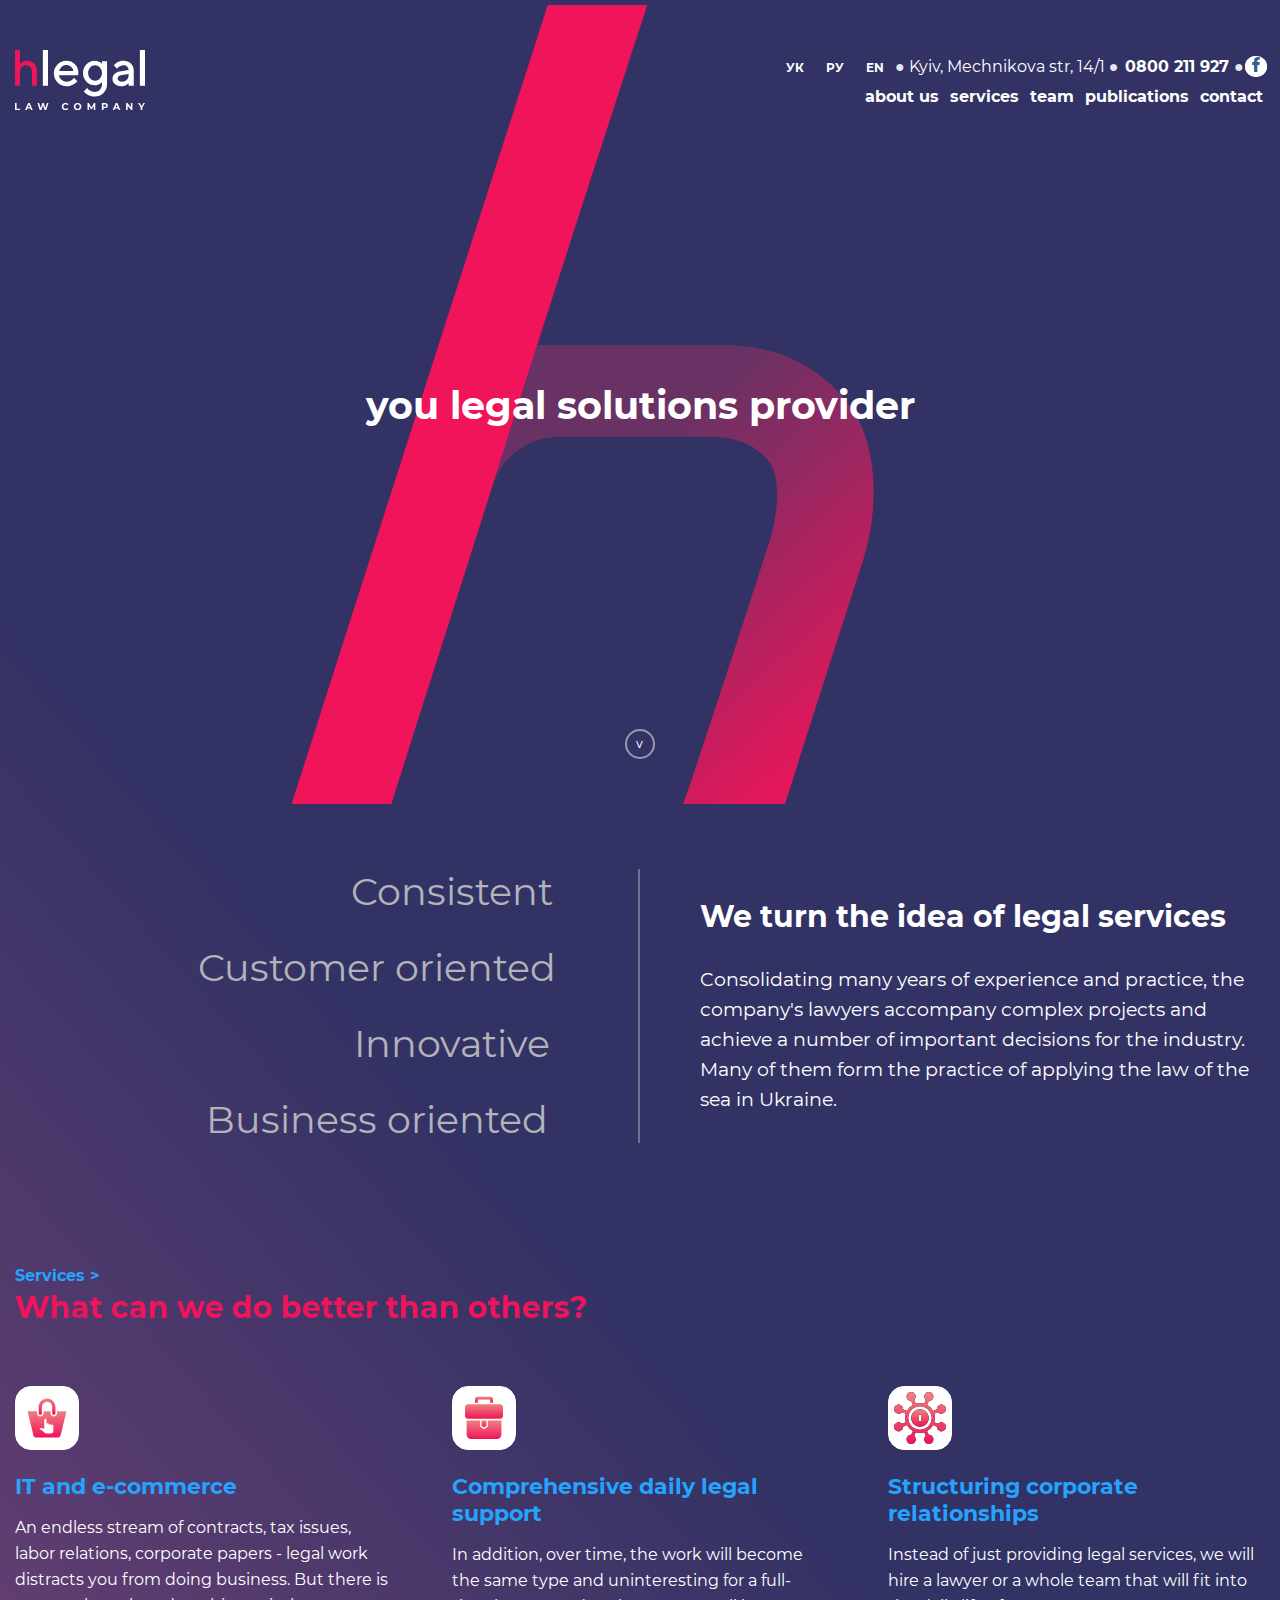
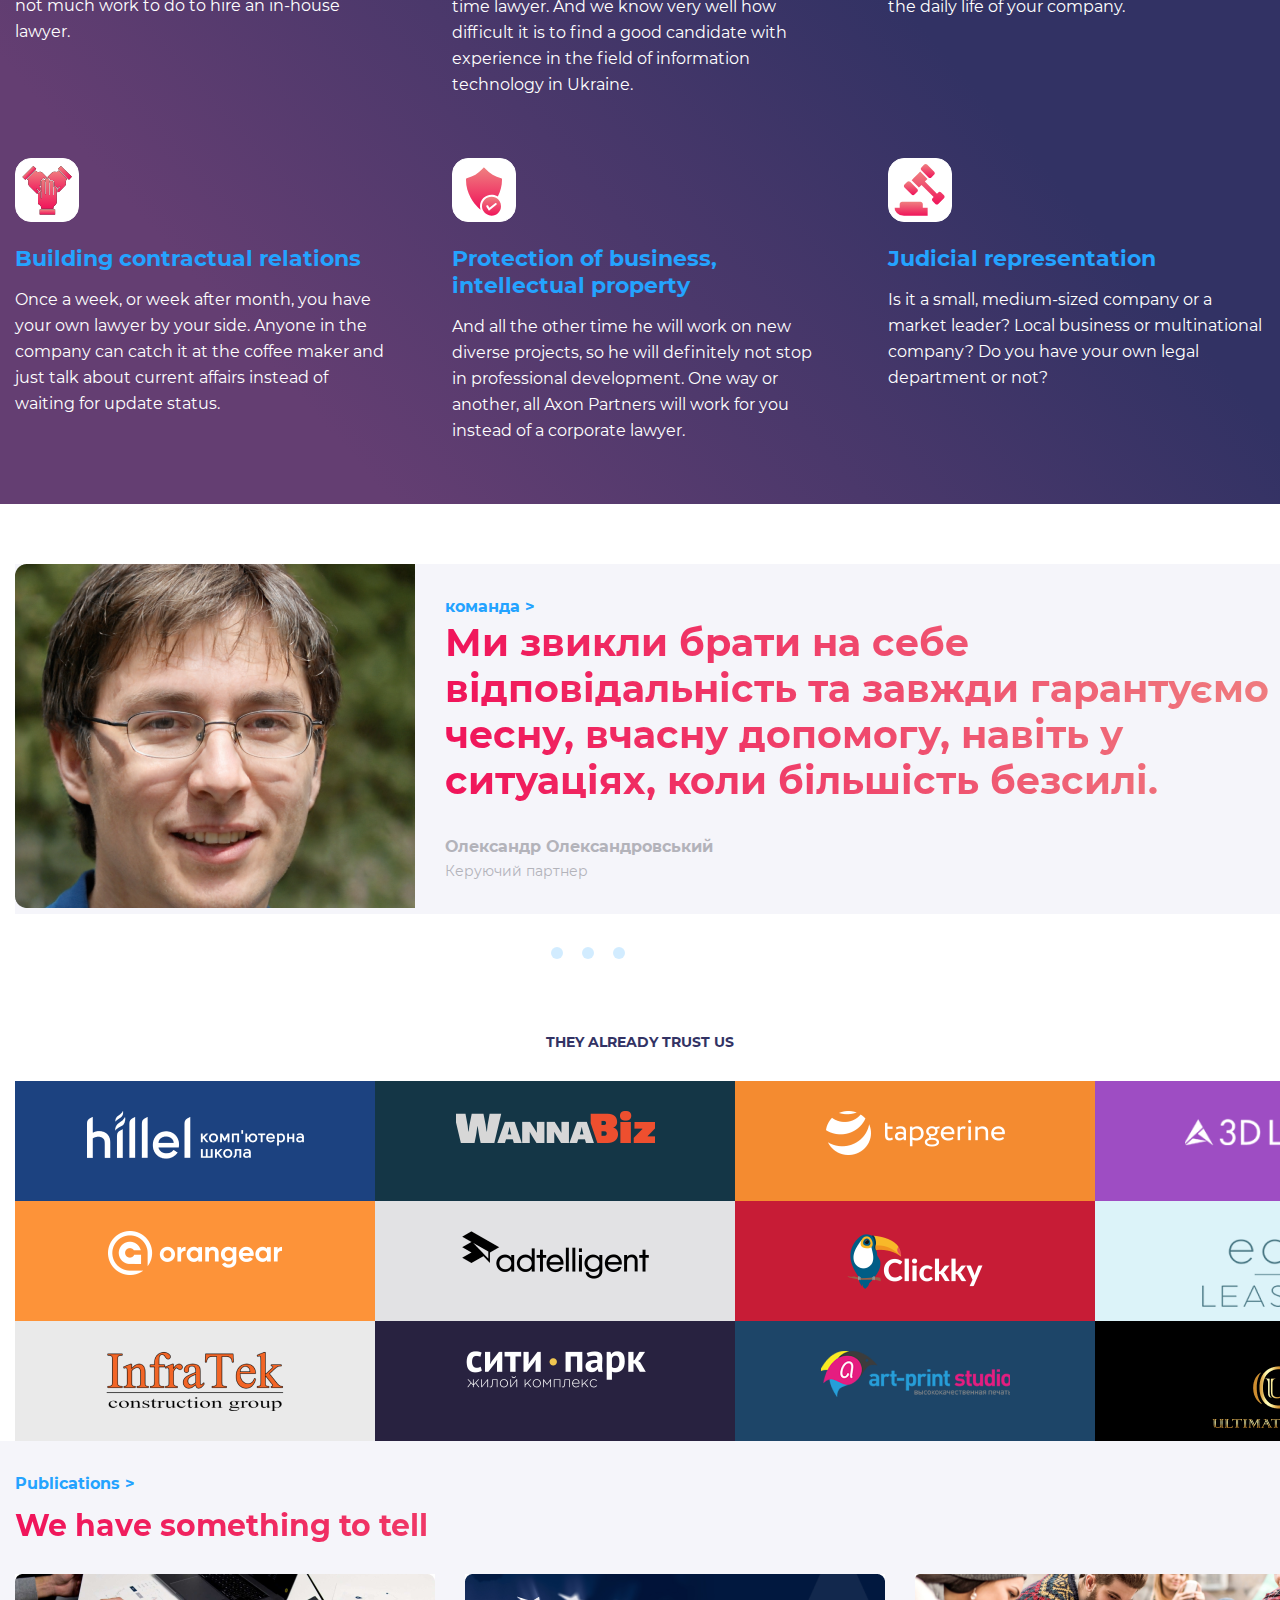
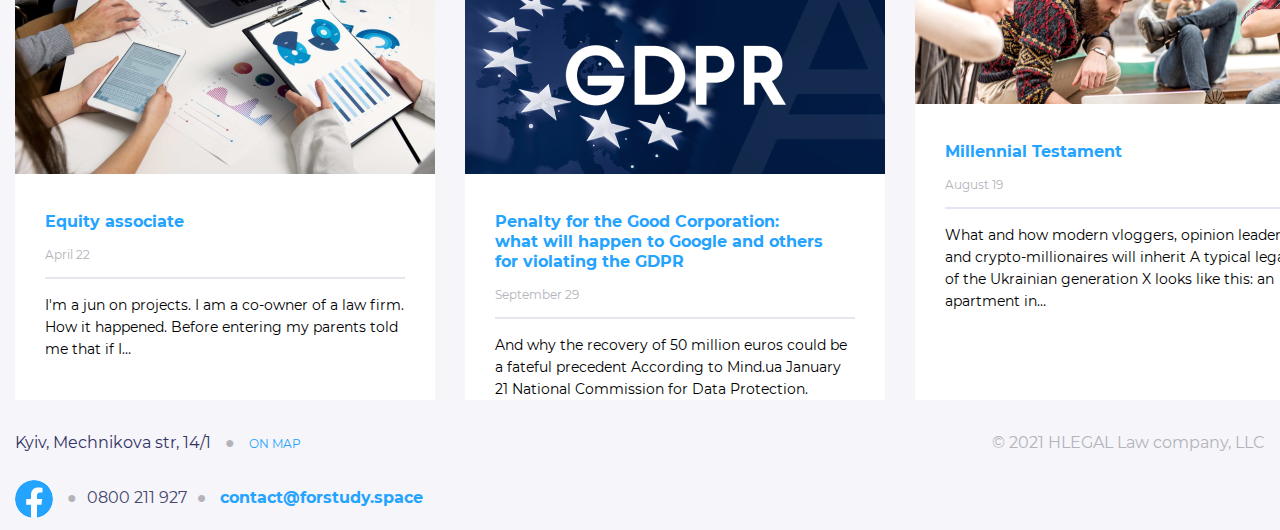
<file: last-work/index.html>
<!DOCTYPE html>
<html lang="en">

<head>
    <meta charset="UTF-8">
    <meta http-equiv="X-UA-Compatible" content="IE=edge">
    <link rel="stylesheet" href="./styles/style.css">
    <meta name="viewport" content="width=device-width, initial-scale=1.0">
    <title>Document</title>
</head>

<body>
    <div class="gradient-color">

        <header>
            <div class="container">
                <div class="header-navigations">
                    <div class="logo">
                        <img src="./img/Logo.svg" alt="logo">
                    </div>

                    <nav class="language-switch">
                        <div class="language">
                            <a href="#">Ук </a>
                            <a href="#">Ру</a>
                            <a href="#">En</a>
                        </div>


                        <span class="adress">
                            Kyiv, Mechnikova str, 14/1
                        </span>
                        <span class="telephone">
                            <a href="tel:0800211927">0800 211 927</a>
                        </span>

                        <div class="facebook-logo">
                            <a href="#"> <img src="./img/facebook-dark.svg" alt="facebook"> </a>
                        </div>
                    </nav>
                            
                    <input type="checkbox" id="burger">
                    <label for="burger"></label>
                    <nav class="menu">
                    <a href="#">about us</a>
                        <a href="#">services</a>
                        <a href="#">team</a>
                        <a href="#">publications</a>
                        <a href="#">contact</a>

                    </nav>
                </div>

                <h1>
                    you legal solutions provider
                </h1>

                <div class="button-scroll">
                    <span class="scroll-down">
                        < </span>
                </div>

            </div>
        </header>

        <main>
            <section class="idea">
                <div class="container">
                    <div class="content">
                        <nav class="tagline">
                            <ul>
                                <li><a href="#">Consistent</a></li>
                                <li><a href="#">Customer oriented</a></li>
                                <li><a href="#">Innovative</a></li>
                                <li><a href="#">Business oriented</a></li>
                            </ul>
                        </nav>

                        <div class="dessription">
                            <h2>
                                We turn the idea of legal services
                            </h2>
                            <p>
                                Consolidating many years of experience and practice, the company's lawyers accompany
                                complex
                                projects and achieve a number of important decisions for the industry. Many of them form
                                the
                                practice of applying the law of the sea in Ukraine.
                            </p>
                        </div>
                    </div>
                </div>
            </section>

            <section class="benefits">
                <div class="container">
                    <span class="nav-anchor">Services</span>
                    <h2>What can we do better than others?</h2>


                    <div class="wrap">
                        <div class="case">
                            <img src="./img/bucket.svg" alt="logo">
                            <h3>IT and e-commerce</h3>
                            <p>An endless stream of contracts, tax issues, labor relations, corporate papers - legal
                                work
                                distracts you from doing business. But there is not much work to do to hire an in-house
                                lawyer.
                            </p>
                        </div>

                        <div class="case">
                            <img src="./img/bag.svg" alt="logo">
                            <h3>Comprehensive daily
                                legal support</h3>
                            <p>In addition, over time, the work will become the same type and uninteresting for a
                                full-time
                                lawyer. And we know very well how difficult it is to find a good candidate with
                                experience
                                in
                                the field of information technology in Ukraine.</p>
                        </div>

                        <div class="case">
                            <img src="./img/Coprorate.svg" alt="logo">
                            <h3>Structuring corporate relationships</h3>
                            <p>Instead of just providing legal services, we will hire a lawyer or a whole team that will
                                fit
                                into the daily life of your company.</p>
                        </div>

                        <div class="case">
                            <img src="./img/Trust.svg" alt="logo">
                            <h3>Building contractual relations</h3>
                            <p>Once a week, or week after month, you have your own lawyer by your side. Anyone in the
                                company
                                can catch it at the coffee maker and just talk about current affairs instead of waiting
                                for
                                update status.</p>
                        </div>

                        <div class="case">
                            <img src="./img/Protection.svg" alt="logo">
                            <h3>Protection of business, intellectual property</h3>
                            <p>And all the other time he will work on new diverse projects, so he will definitely not
                                stop
                                in
                                professional development. One way or another, all Axon Partners will work for you
                                instead of
                                a
                                corporate lawyer.</p>
                        </div>

                        <div class="case">
                            <img src="./img/Group.svg" alt="logo">
                            <h3>Judicial representation</h3>
                            <p>Is it a small, medium-sized company or a market leader? Local business or multinational
                                company?
                                Do you have your own legal department or not?</p>
                        </div>
                    </div>
                </div>
            </section>
    </div>

    <section class="sliders">
        <div class="container">

                <!-- SLIDER -->
                <div class="slider">

                    <!-- CONTROLS -->
                
                       
                        <input type="radio" id="btn-1" checked name="tgl">
    
                        
                        <input type="radio" id="btn-2" name="tgl">
    
                        
                        <input type="radio" id="btn-3" name="tgl">
                    <!-- end CONTROLS -->
                    <!-- SLIDES -->
                    <div class="slides">

                        <!-- SLIDE I -->
                        <div class="slide">
                            <div class="photo">
                                <img src="./img/slide-photo.png" />
                            </div>

                            <div class="content">
                                <span class="nav-anchor">команда</span>
                                <blockquote>
                                    Ми звикли брати на себе відповідальність та завжди гарантуємо чесну, вчасну
                                    допомогу, навіть у ситуаціях, коли більшість безсилі.
                                </blockquote>
                                <p class="full-name">
                                    Олександр Олександровський
                                </p>
                                <p class="position">
                                    Керуючий партнер
                                </p>
                            </div>
                        </div>
                        <!-- end SLIDE I -->
                        <!-- SLIDE II -->
                        <div class="slide">
                            <h2>SLIDE II</h2>
                        </div>
                        <!-- end SLIDE II -->
                        <!-- SLIDE III -->
                        <div class="slide">
                            <h3>SLIDE III</h3>
                        </div>
                        <!-- end SLIDE III -->

                        <div class="controls">
                            <label for="btn-1" class="bar"></label>
                            <label for="btn-2" class="bar"></label>
                            <label for="btn-3" class="bar"></label>
                        </div>
                   
                    </div>
                    <!-- end SLIDES -->
                </div>
                <!-- end SLIDER -->
        </div>
    </section>

    <section class="partners">
        <div class="container">
            <h3>They already trust us</h3>
            <div class="partners-logo">
                <div class="logo-bucket-1 logo-bucket">
                    <img src="./img/Hillel-Logo.png" alt="partner-logo">
                </div>

                <div class="logo-bucket-2 logo-bucket">
                    <img src="./img/wannabiz.png" alt="partner-logo">
                </div>

                <div class="logo-bucket-3 logo-bucket">
                    <img src="./img/tapgerine.png" alt="partner-logo">
                </div>

                <div class="logo-bucket-4 logo-bucket">
                    <img src="./img/3dlook.png" alt="partner-logo">
                </div>

                <div class="logo-bucket-5 logo-bucket">
                    <img src="./img/orangear.png" alt="partner-logo">
                </div>

                <div class="logo-bucket-6 logo-bucket">
                    <img src="./img/adteligent.png" alt="partner-logo">
                </div>

                <div class="logo-bucket-7 logo-bucket">
                    <img src="./img/clickky.png" alt="partner-logo">
                </div>

                <div class="logo-bucket-8 logo-bucket">
                    <img src="./img/ecoleasing.png" alt="partner-logo">
                </div>

                <div class="logo-bucket-9 logo-bucket">
                    <img src="./img/infratek.png" alt="partner-logo">
                </div>

                <div class="logo-bucket-10 logo-bucket">
                    <img src="./img/citipark.png" alt="partner-logo">
                </div>

                <div class="logo-bucket-11 logo-bucket">
                    <img src="./img/artprint.png" alt="partner-logo">
                </div>

                <div class="logo-bucket-12 logo-bucket">
                    <img src="./img/ultimatecard.png" alt="partner-logo">
                </div>
            </div>
        </div>
    </section>

    <section class="publications">
        <div class="container">
            <span class="nav-anchor">Publications</span>
            <h2>We have something to tell</h2>

            <div class="advertasing">

                <div class="news news-1">
                    <img src="./img/news-1.png" alt="news">
                    <a>Equity associate</a>
                    <p class="date">April 22</p>
                    <p class="content">I'm a jun on projects. I am a co-owner of a law firm. How it happened. Before
                        entering my
                        parents told me that if I…</p>
                </div>

                <div class="news news-2">
                    <img src="./img/news-2.png" alt="news">
                    <a>Penalty for the Good Corporation: what will happen to Google and others for violating the
                        GDPR</a>
                    <p class="date">September 29</p>
                    <p class="content">And why the recovery of 50 million euros could be a fateful precedent According
                        to Mind.ua
                        January 21 National Commission for Data Protection.</p>
                </div>

                <div class="news news-3">
                    <img src="./img/news-3.1.png" alt="news">
                    <a>Millennial Testament</a>
                    <p class="date">August 19</p>
                    <p class="content">What and how modern vloggers, opinion leaders and crypto-millionaires will
                        inherit A typical
                        legacy of the Ukrainian generation X looks like this: an apartment in…</p>
                </div>

            </div>
        </div>
    </section>
    </main>

    <footer>
        <div class="container">
            <div class="footer-wrap">
                <div class="map">
                    <span class="adress">
                        Kyiv, Mechnikova str, 14/1
                    </span>
                    <a href="#">On map</a>
                </div>

                <div class="rights">
                    <p>© 2021 HLEGAL Law company, LLC</p>
                </div>

                <div class="footer-contact">
                    <img src="./img/facebook.svg" alt="facebook">
                    <a href="tel:0800211927" class="telephone">0800 211 927</a>
                    <a href="mailto:contact@forstudy.space" class="email">contact@forstudy.space</a>
                </div>

            </div>
        </div>
    </footer>

</body>

</html>
</file>
<file: last-work/styles/style.css>
@charset "UTF-8";
@font-face {
  font-family: "Montserrat";
  src: url("../fonts/Montserrat-Regular.eot");
  src: url("../fonts/Montserrat-Regular.eot?#iefix") format("embedded-opentype"), url("../fonts/Montserrat-Regular.woff2") format("woff2"), url("../fonts/Montserrat-Regular.woff") format("woff"), url("../fonts/Montserrat-Regular.ttf") format("truetype");
  font-weight: normal;
}
@font-face {
  font-family: "Montserrat";
  src: url("../fonts/Montserrat-Bold.eot");
  src: url("../fonts/Montserrat-Bold.eot?#iefix") format("embedded-opentype"), url("../fonts/Montserrat-Bold.woff2") format("woff2"), url("../fonts/Montserrat-Bold.woff") format("woff"), url("../fonts/Montserrat-Bold.ttf") format("truetype");
  font-weight: bold;
}
html, body, div, span, applet, object, iframe,
h1, h2, h3, h4, h5, h6, p, blockquote, pre,
a, abbr, acronym, address, big, cite, code,
del, dfn, em, img, ins, kbd, q, s, samp,
small, strike, strong, sub, sup, tt, var,
b, u, i, center,
dl, dt, dd, ol, ul, li,
fieldset, form, label, legend,
table, caption, tbody, tfoot, thead, tr, th, td,
article, aside, canvas, details, embed,
figure, figcaption, footer, header, hgroup,
menu, nav, output, ruby, section, summary,
time, mark, audio, video {
  margin: 0;
  padding: 0;
  border: 0;
  font-size: 100%;
  font: inherit;
  vertical-align: baseline;
}

article, aside, details, figcaption, figure,
footer, header, hgroup, menu, nav, section {
  display: block;
}

body {
  line-height: 1;
}

ol, ul {
  list-style: none;
}

blockquote, q {
  quotes: none;
}

blockquote:before, blockquote:after,
q:before, q:after {
  content: "";
  content: none;
}

table {
  border-collapse: collapse;
  border-spacing: 0;
}

.idea .content .tagline ul li a:hover {
  -webkit-background-clip: text;
  -webkit-text-fill-color: transparent;
  background-image: linear-gradient(to right, #EF8080 0%, #F0145A 100%);
}

.publications .nav-anchor, .sliders .slider .slides .slide .content .nav-anchor, .benefits .nav-anchor {
  color: #24A3FF;
  font-weight: bold;
}
.publications .nav-anchor::after, .sliders .slider .slides .slide .content .nav-anchor::after, .benefits .nav-anchor::after {
  content: " >";
}

.benefits h2 {
  -webkit-background-clip: text;
  -webkit-text-fill-color: transparent;
  background-image: linear-gradient(to right, #F0145A 100%, #EF8080 100%);
}

.publications h2, .sliders .slider .slides .slide .content blockquote {
  -webkit-background-clip: text;
  -webkit-text-fill-color: transparent;
  background-image: linear-gradient(to right, #F0145A 0%, #EF8080 100%);
}

#btn-3:checked ~ .slides .slide:nth-child(3), #btn-2:checked ~ .slides .slide:nth-child(2), #btn-1:checked ~ .slides .slide:nth-child(1) {
  display: grid;
  grid-template-columns: 1fr 3fr;
  grid-gap: 30px;
}

html {
  box-sizing: border-box;
}

*,
*::before,
*::after {
  box-sizing: inherit;
}

body {
  font-family: "Montserrat";
  font-size: 16px;
  line-height: 26px;
  color: #FFFFFF;
  background-color: #FFFFFF;
}

.gradient-color {
  background: linear-gradient(228.57deg, #323264 11.93%, #323264 57.17%, #643E72 87.46%);
  max-width: 1440px;
  margin: 0 auto;
}

.container {
  max-width: 1320px;
  padding: 0 15px;
  margin: 0 auto;
}

.container-hd {
  max-width: 1440px;
  margin: 0 auto;
}

h1 {
  font-size: 38px;
  font-weight: bold;
  line-height: 46px;
}

h2 {
  font-size: 30px;
  font-weight: bold;
  line-height: 37px;
}

h3 {
  font-size: 14px;
  line-height: 17px;
  font-weight: bold;
}

a {
  text-decoration: none;
  color: #FFFFFF;
}

header {
  background: url("../img/Symbol.svg");
  background-repeat: no-repeat;
  margin: 0 auto;
  max-width: 1440px;
  background-position: center;
  padding: 50px 0;
}
header .header-navigations {
  display: grid;
  grid-template-columns: 1fr 1fr;
}
header .header-navigations .logo {
  width: 130px;
  grid-row-start: 1;
  grid-row-end: 3;
}
header .header-navigations .language-switch {
  display: grid;
  grid-template-columns: 120px 230px 120px 20px;
  justify-content: end;
  align-items: center;
}
header .header-navigations .language-switch .language {
  display: grid;
  grid-template-columns: repeat(3, 1fr);
  text-align: center;
}
header .header-navigations .language-switch .language a {
  display: block;
  font-size: 12px;
  line-height: 15px;
  font-weight: bold;
  padding: 3px;
  text-transform: uppercase;
  border: 1px solid transparent;
}
header .header-navigations .language-switch .language a:hover {
  border: 1px solid rgba(255, 255, 255, 0.1568627451);
  border-radius: 20%;
  background-color: rgba(255, 255, 255, 0.1568627451);
  transition: background 0.3s;
}
header .header-navigations .language-switch .language a:focus {
  border: 1px solid #F0145A;
  border-radius: 20%;
  background-color: #F0145A;
}
header .header-navigations .language-switch .adress::after {
  content: "●";
  color: #E6E6F0;
}
header .header-navigations .language-switch .adress::before {
  content: "●";
  color: #E6E6F0;
}
header .header-navigations .language-switch .telephone {
  font-weight: bold;
}
header .header-navigations .language-switch .telephone::after {
  content: "●";
  color: #E6E6F0;
}
header .header-navigations .language-switch .facebook-logo a {
  border: 1px solid white;
  border-radius: 50%;
  background-color: white;
}
header .header-navigations .language-switch .facebook-logo a img {
  width: 20px;
  height: 15px;
}
header .header-navigations .language-switch .facebook-logo a:hover {
  background-color: #F0145A;
  border-radius: 50%;
  border: 1px solid #F0145A;
  width: 100%;
  height: 100%;
}
header .header-navigations .menu {
  grid-column-start: 2;
  grid-column-end: 3;
  display: grid;
  grid-template-columns: 85px 80px 55px 115px 65px;
  justify-content: end;
}
header .header-navigations .menu a {
  font-weight: bold;
}
header .header-navigations .menu a:hover {
  text-decoration: underline;
}
header .header-navigations .menu a:focus {
  color: #F0145A;
  text-decoration: underline;
}
header h1 {
  text-align: center;
  margin-top: 265px;
}
header .button-scroll {
  text-align: center;
  margin-top: 300px;
}
header .button-scroll .scroll-down {
  display: block;
  transform: rotate(-90deg);
  width: 30px;
  height: 30px;
  border-radius: 50%;
  border: 2px solid rgba(255, 255, 255, 0.4980392157);
  margin: 0 auto;
  cursor: pointer;
}
header .button-scroll .scroll-down:hover {
  border: 2px solid #F0145A;
  color: #F0145A;
}
header #burger, header [for=burger] {
  display: none;
}

@media (min-width: 992px) and (max-width: 1199px) {
  header .container {
    max-width: 1100px;
  }
}
@media (min-width: 768px) and (max-width: 991px) {
  header .container {
    max-width: 904px;
  }
  header .container .header-navigations {
    grid-gap: 30px;
  }
}
@media screen and (max-width: 767px) {
  header .container {
    max-width: 648px;
  }
  header .container .header-navigations {
    grid-template-columns: 1fr;
    grid-template-rows: 30px;
    grid-template-areas: "language" "logo" "navigation";
    justify-items: self-start;
  }
  header .container .header-navigations .logo {
    grid-area: logo;
    margin: 15px 0;
  }
  header .container .header-navigations .language-switch {
    grid-area: language;
  }
  header .container .header-navigations .language-switch .language {
    text-align: left;
  }
  header .container .header-navigations .menu {
    grid-area: navigation;
  }
}
@media (max-width: 535px) {
  header .container {
    max-width: 648px;
  }
  header .container .header-navigations .language-switch {
    grid-template-columns: 120px 120px 20px;
  }
  header .container .header-navigations .language-switch .adress {
    display: none;
  }
}
@media (max-width: 436px) {
  header {
    background: none;
  }
  header .container {
    max-width: 320px;
  }
  header .container .header-navigations {
    grid-template-columns: 1fr 1fr;
    grid-template-areas: "language language" "logo navigation";
  }
  header .container .header-navigations .language-switch {
    grid-template-columns: 1fr 1fr;
    background-color: rgba(245, 245, 250, 0.2);
  }
  header .container .header-navigations .language-switch .telephone {
    margin-left: 40px;
  }
  header .container .header-navigations .language-switch .telephone::after {
    display: none;
  }
  header .container .header-navigations .language-switch .facebook-logo {
    display: none;
  }
  header .container .header-navigations .menu {
    display: none;
  }
  header .container .header-navigations .menu img {
    display: block;
  }
  header .container [for=burger] {
    display: block;
    position: absolute;
    width: 32px;
    height: 32px;
    text-align: center;
    top: 105px;
    left: 276px;
  }
  header .container [for=burger]::before {
    content: "☰";
    color: white;
  }
  header .container #burger:checked + label + nav {
    display: block;
    animation: show 0.5s ease;
  }
  header .container #burger:checked + [for=burger]::before {
    content: "⮾";
  }
}
.idea {
  padding: 60px 0;
}
.idea .content {
  display: grid;
  grid-template-columns: 1fr 1fr;
}
.idea .content .tagline {
  border-right: 2px solid rgba(255, 255, 255, 0.3);
}
.idea .content .tagline ul {
  text-align: center;
  padding-left: 100px;
}
.idea .content .tagline ul li a {
  display: block;
  color: #B3B3BA;
  font-size: 38px;
  line-height: 46px;
}
.idea .content .tagline ul li:nth-child(odd) {
  padding-left: 150px;
}
.idea .content .tagline ul li:not(:last-child) {
  margin-bottom: 30px;
}
.idea .content .dessription {
  align-self: center;
  padding-left: 60px;
}
.idea .content .dessription h2 {
  margin-bottom: 30px;
}
.idea .content .dessription p {
  font-size: 19px;
  line-height: 30px;
}

@media (min-width: 992px) and (max-width: 1199px) {
  .idea .container {
    max-width: 1100px;
  }
}
@media (min-width: 768px) and (max-width: 991px) {
  .idea .container {
    max-width: 904px;
  }
  .idea .container .content .tagline ul {
    padding-left: 0;
  }
}
@media screen and (max-width: 767px) {
  .idea .container .content {
    grid-template-columns: 1fr;
    text-align: left;
  }
  .idea .container .content .tagline {
    border-right: 0;
    margin-bottom: 30px;
  }
  .idea .container .content .tagline ul {
    padding-left: 0;
  }
  .idea .container .content .tagline ul li:nth-child(odd) {
    padding-left: 0;
  }
  .idea .container .content .dessription {
    border-top: 2px solid rgba(255, 255, 255, 0.3);
    align-self: center;
    padding-left: 60px;
    padding-top: 30px;
  }
}
@media (max-width: 379px) {
  .idea .container {
    max-width: 320px;
  }
  .idea .container .content .tagline ul {
    text-align: left;
  }
  .idea .container .content .dessription {
    padding-left: 0;
  }
}
.benefits {
  padding: 60px 0;
}
.benefits h2 {
  margin-bottom: 60px;
}
.benefits .wrap {
  display: grid;
  grid-template-columns: 1fr 1fr 1fr;
  grid-gap: 60px;
}
.benefits .wrap .case img {
  border: 1px solid #FFFFFF;
  background-color: #FFFFFF;
  border-radius: 25%;
  width: 64px;
  height: 64px;
  padding: 5px;
}
.benefits .wrap .case h3 {
  color: #24A3FF;
  font-size: 22px;
  line-height: 27px;
  margin: 15px 0;
}

@media (min-width: 992px) and (max-width: 1199px) {
  .container {
    max-width: 1100px;
  }
}
@media (min-width: 768px) and (max-width: 991px) {
  .container {
    max-width: 904px;
  }
}
@media screen and (max-width: 767px) {
  .container {
    max-width: 648px;
  }
  .container .wrap {
    grid-template-columns: 1fr 1fr;
    grid-gap: 50px;
  }
}
@media (max-width: 379px) {
  .container {
    max-width: 320px;
  }
  .container .wrap {
    grid-template-columns: 1fr;
    grid-gap: 10px;
  }
}
.sliders {
  background-color: #FFFFFF;
  padding: 60px 0;
}
.sliders .slider {
  background-color: #F5F5FA;
  position: relative;
  width: 1320px;
  height: 350px;
  margin: 0 auto;
}
.sliders .slider input[type=radio] {
  display: none;
}
.sliders .slider .slides .controls {
  position: absolute;
  top: 375px;
  left: 520px;
}
.sliders .slider .slides .controls label {
  cursor: pointer;
  display: inline-block;
  height: 12px;
  position: relative;
  width: 12px;
  border-radius: 50%;
  margin-left: 15px;
  border: 1px solid transparent;
  -webkit-transition: background ease-in-out 0.5s;
  -moz-transition: background ease-in-out 0.5s;
  -o-transition: background ease-in-out 0.5s;
  transition: background ease-in-out 0.5s;
}
.sliders .slider .slides .controls label:hover,
.sliders .slider .slides .controls label #btn-1:checked ~ .controls label:nth-of-type(1),
.sliders .slider .slides .controls label #btn-2:checked ~ .controls label:nth-of-type(2),
.sliders .slider .slides .controls label #btn-3:checked ~ .controls label:nth-of-type(3) {
  background-color: #24A3FF;
}
.sliders .slider .slides .controls label:after {
  content: " ";
  display: block;
  height: 12px;
  position: absolute;
  width: 12px;
  border-radius: 50%;
  margin-top: 30px;
  background-color: #24A3FF;
  opacity: 20%;
  bottom: -3px;
  right: -2px;
  border: 1px solid transparent;
}
.sliders .slider .slides .slide {
  display: none;
  position: absolute;
  top: 0;
  left: 0;
  width: 100%;
  height: 100%;
  overflow: hidden;
}
.sliders .slider .slides .slide .photo img {
  width: 400px;
}
.sliders .slider .slides .slide .content {
  padding: 30px 30px 30px 0;
}
.sliders .slider .slides .slide .content blockquote {
  font-size: 38px;
  line-height: 46px;
  font-weight: bold;
  margin-bottom: 30px;
}
.sliders .slider .slides .slide .content p.full-name {
  color: #B3B3BA;
  font-weight: bold;
}
.sliders .slider .slides .slide .content p.position {
  color: #B3B3BA;
  font-size: 14px;
  line-height: 22px;
}

.slide:nth-child(2) {
  background-color: green;
}

.slide:nth-child(3) {
  background-color: blue;
}

@media (min-width: 992px) and (max-width: 1199px) {
  .container {
    max-width: 1100px;
  }
  .container .slider {
    width: 1080px;
  }
}
@media (min-width: 768px) and (max-width: 991px) {
  .container {
    max-width: 904px;
  }
  .container .slider {
    width: 870px;
    height: 530px;
  }
  .container .slider .slides .controls {
    top: 555px;
    left: 415px;
  }
  .container .slider .slides .slide .photo img {
    height: 100%;
  }
}
@media screen and (max-width: 767px) {
  .container {
    max-width: 648px;
  }
  .container .slider {
    height: 1000px;
    max-width: 600px;
  }
  .container .slider .slides .controls {
    top: 1025px;
    left: 235px;
  }
  .container .slider .slides .slide .photo img {
    height: 400px;
  }
  .container .slider .slides .slide .content {
    padding-top: 0px;
    height: 500px;
  }
  .container .slider .slides .slide .content blockquote {
    margin-top: 15px;
  }
  .container .slider .slides .slide .content p.full-name {
    margin: 15px 0;
  }

  #btn-1:checked ~ .slides .slide:nth-child(1) {
    grid-template-columns: 1fr;
  }
}
@media (max-width: 379px) {
  .container {
    width: 320px;
  }
  .container .slider {
    max-width: 310px;
    height: 1130px;
  }
  .container .slider .slides .controls {
    left: 110px;
    top: 1150px;
  }
}
.partners {
  text-align: center;
  padding-top: 60px;
  background-color: #FFFFFF;
}
.partners .container {
  max-width: 1440px;
}
.partners h3 {
  color: #323264;
  font-size: 14px;
  line-height: 17px;
  font-weight: bold;
  text-transform: uppercase;
  margin-bottom: 30px;
}
.partners .partners-logo {
  display: grid;
  grid-template-columns: 1fr 1fr 1fr 1fr;
}
.partners .partners-logo .logo-bucket {
  height: 120px;
  width: 360px;
  padding-top: 30px;
}
.partners .partners-logo .logo-bucket-1 {
  background-color: #1C4280;
}
.partners .partners-logo .logo-bucket-2 {
  background-color: #143646;
}
.partners .partners-logo .logo-bucket-3 {
  background-color: #F48B30;
}
.partners .partners-logo .logo-bucket-4 {
  background-color: #9E4DC3;
}
.partners .partners-logo .logo-bucket-5 {
  background-color: #FD9339;
}
.partners .partners-logo .logo-bucket-6 {
  background-color: #E2E2E4;
}
.partners .partners-logo .logo-bucket-7 {
  background-color: #C71C36;
}
.partners .partners-logo .logo-bucket-8 {
  background-color: #DCF3F9;
}
.partners .partners-logo .logo-bucket-9 {
  background-color: #EAEAEA;
}
.partners .partners-logo .logo-bucket-10 {
  background-color: #282240;
}
.partners .partners-logo .logo-bucket-11 {
  background-color: #1D4568;
}
.partners .partners-logo .logo-bucket-12 {
  background-color: #000000;
}

@media (min-width: 992px) and (max-width: 1199px) {
  .container {
    max-width: 1100px;
  }
  .container .partners-logo .logo-bucket {
    max-width: 300px;
  }
}
@media (min-width: 768px) and (max-width: 991px) {
  .container {
    max-width: 904px;
  }
  .container .partners-logo .logo-bucket {
    max-width: 240px;
  }
}
@media screen and (max-width: 767px) {
  .container {
    max-width: 648px;
  }
  .container .partners-logo {
    grid-template-columns: 1fr 1fr 1fr;
  }
  .container .partners-logo .logo-bucket {
    max-width: 240px;
  }
}
@media (max-width: 706px) {
  .container {
    width: 100%;
  }
  .container .partners-logo {
    grid-template-columns: 1fr 1fr;
  }
  .container .partners-logo .logo-bucket {
    max-width: 100%;
  }
}
@media (max-width: 379px) {
  .container {
    width: 320px;
  }
  .container .partners-logo {
    grid-template-columns: 1fr;
  }
  .container .partners-logo .logo-bucket {
    max-width: 100%;
  }
}
.publications {
  background-color: #F5F5FA;
  padding-top: 30px;
  max-width: 1440px;
  margin: 0 auto;
}
.publications h2 {
  margin-top: 10px;
  margin-bottom: 30px;
}
.publications .advertasing {
  background-color: #F5F5FA;
  display: grid;
  grid-template-columns: repeat(3, 1fr);
  grid-gap: 30px;
}
.publications .advertasing .news {
  background-color: #ffffff;
}
.publications .advertasing .news img {
  max-width: 420px;
  max-height: 200px;
}
.publications .advertasing .news a {
  display: block;
  font-size: 16px;
  line-height: 20px;
  font-weight: bold;
  color: #24A3FF;
  padding-left: 30px;
  margin-top: 30px;
  max-width: 360px;
  cursor: pointer;
}
.publications .advertasing .news a:hover {
  color: #0085FF;
}
.publications .advertasing .news a:active {
  color: #006CCF;
}
.publications .advertasing .news p.date {
  color: #B3B3BA;
  font-size: 12px;
  line-height: 15px;
  margin: 15px 0;
  padding-left: 30px;
}
.publications .advertasing .news p.content {
  color: #000000;
  font-size: 14px;
  line-height: 22px;
  border-top: 2px solid #E6E6F0;
  max-width: 360px;
  padding-top: 15px;
  margin: 0 auto;
}

@media (min-width: 992px) and (max-width: 1199px) {
  .publications .advertasing .news img {
    max-width: 300px;
    max-height: 200px;
  }
}
@media (min-width: 768px) and (max-width: 991px) {
  .publications {
    margin: 0 auto;
  }
  .publications .container {
    max-width: 904px;
  }
  .publications .container .advertasing {
    grid-gap: 15px;
  }
  .publications .container .advertasing .news img {
    max-width: 230px;
    max-height: 200px;
  }
}
@media screen and (max-width: 767px) {
  .container {
    max-width: 648px;
  }
  .container .advertasing {
    grid-template-columns: 1fr 1fr;
    grid-template-areas: "news-1 news-2" "news-3 news-3";
  }
  .container .advertasing .news img {
    max-width: 280px;
    max-height: 200px;
  }
  .container .advertasing .news-1 {
    grid-area: news-1;
  }
  .container .advertasing .news-2 {
    grid-area: news-2;
  }
  .container .advertasing .news-3 {
    padding: 20px 0;
    grid-area: news-3;
    grid-column-start: 1;
    grid-column-end: 3;
  }
  .container .advertasing .news-3 img {
    min-width: 100%;
    max-height: 200px;
  }
  .container .advertasing .news-3 p.content {
    margin: 0 30px;
    max-width: 100%;
  }
}
@media (max-width: 706px) {
  .container {
    width: 100%;
  }
  .container .advertasing {
    grid-template-columns: 1fr;
    grid-template-areas: "news-1" "news-2" "news-3";
  }
  .container .advertasing .news-1 img {
    min-width: 100%;
    max-height: 200px;
  }
  .container .advertasing .news-1 p.content {
    margin: 0 30px;
    max-width: 100%;
  }
  .container .advertasing .news-2 img {
    min-width: 100%;
    max-height: 200px;
  }
  .container .advertasing .news-2 p.content {
    margin: 0 30px;
    max-width: 100%;
  }
  .container .advertasing .news-3 img {
    min-width: 100%;
    max-height: 200px;
  }
  .container .advertasing .news-3 p.content {
    margin: 0 30px;
    max-width: 100%;
  }
}
@media (max-width: 379px) {
  .container {
    width: 320px;
  }
}
footer {
  padding: 30px 0;
  background-color: #F5F5FA;
  max-width: 1440px;
  margin: 0 auto;
}
footer .footer-wrap {
  display: grid;
  grid-template-columns: 1fr 1fr;
  grid-template-rows: 20px 20px;
  grid-template-areas: "map rights" "footer-contact footer-contact ";
  grid-gap: 30px;
}
footer .footer-wrap .map {
  grid-area: map;
}
footer .footer-wrap .map .adress {
  color: #323264;
}
footer .footer-wrap .map .adress::after {
  content: "●";
  color: #B3B3BA;
  margin: 0 10px;
}
footer .footer-wrap .map a {
  font-size: 12px;
  line-height: 15px;
  color: #24A3FF;
  text-transform: uppercase;
}
footer .footer-wrap .map a:hover {
  color: #0085FF;
}
footer .footer-wrap .map a:active {
  color: #006CCF;
}
footer .footer-wrap .rights {
  grid-area: rights;
  color: #B3B3BA;
  justify-self: end;
}
footer .footer-wrap .footer-contact {
  grid-area: footer-contact;
}
footer .footer-wrap .footer-contact img {
  width: 38px;
  height: 38px;
  vertical-align: middle;
  background-color: white;
  border-radius: 50%;
}
footer .footer-wrap .footer-contact img:hover {
  background-color: #F0145A;
}
footer .footer-wrap .footer-contact a.telephone {
  color: #46466E;
}
footer .footer-wrap .footer-contact a.telephone::after {
  content: "●";
  color: #B3B3BA;
  margin: 0 10px;
}
footer .footer-wrap .footer-contact a.telephone::before {
  content: "●";
  color: #B3B3BA;
  margin: 0 10px;
}
footer .footer-wrap .footer-contact a.email {
  color: #24A3FF;
  font-weight: bold;
}
footer .footer-wrap .footer-contact a.email:hover {
  color: #F0145A;
}
footer .footer-wrap .footer-contact a.email:active {
  color: #006CCF;
}

/* Landscape tablets and medium desktops */
@media (min-width: 768px) and (max-width: 991px) {
  footer .container {
    max-width: 904px;
  }
}
@media screen and (max-width: 767px) {
  footer .container {
    max-width: 648px;
  }

  /* Iphone 5 */
}
@media screen and (max-width: 767px) and (max-width: 706px) {
  footer .container {
    width: 100%;
  }
  footer .container .footer-wrap {
    grid-template-columns: 1fr;
    grid-template-rows: 20px;
    grid-template-areas: "map" "footer-contact" "rights";
    justify-items: center;
  }
  footer .container .footer-wrap .rights {
    justify-self: center;
  }
  footer .container .footer-wrap .footer-contact {
    text-align: center;
  }
}
@media screen and (max-width: 767px) and (max-width: 379px) {
  footer .container {
    width: 320px;
  }
  footer .container .footer-wrap .map {
    text-align: center;
  }
  footer .container .footer-wrap .map .adress {
    display: block;
    margin-bottom: 10px;
  }
  footer .container .footer-wrap .map .adress::after {
    display: none;
  }
  footer .container .footer-wrap .map a {
    display: block;
  }
  footer .container .footer-wrap .footer-contact {
    text-align: center;
  }
  footer .container .footer-wrap .footer-contact img {
    display: block;
    margin: 0 auto;
  }
  footer .container .footer-wrap .footer-contact a.email {
    display: block;
  }
  footer .container .footer-wrap .footer-contact a.telephone {
    display: block;
  }
  footer .container .footer-wrap .footer-contact a.telephone::after {
    display: none;
    margin: 10px;
  }
  footer .container .footer-wrap .footer-contact a.telephone::before {
    display: none;
  }
}

/*# sourceMappingURL=style.css.map */
</file>
